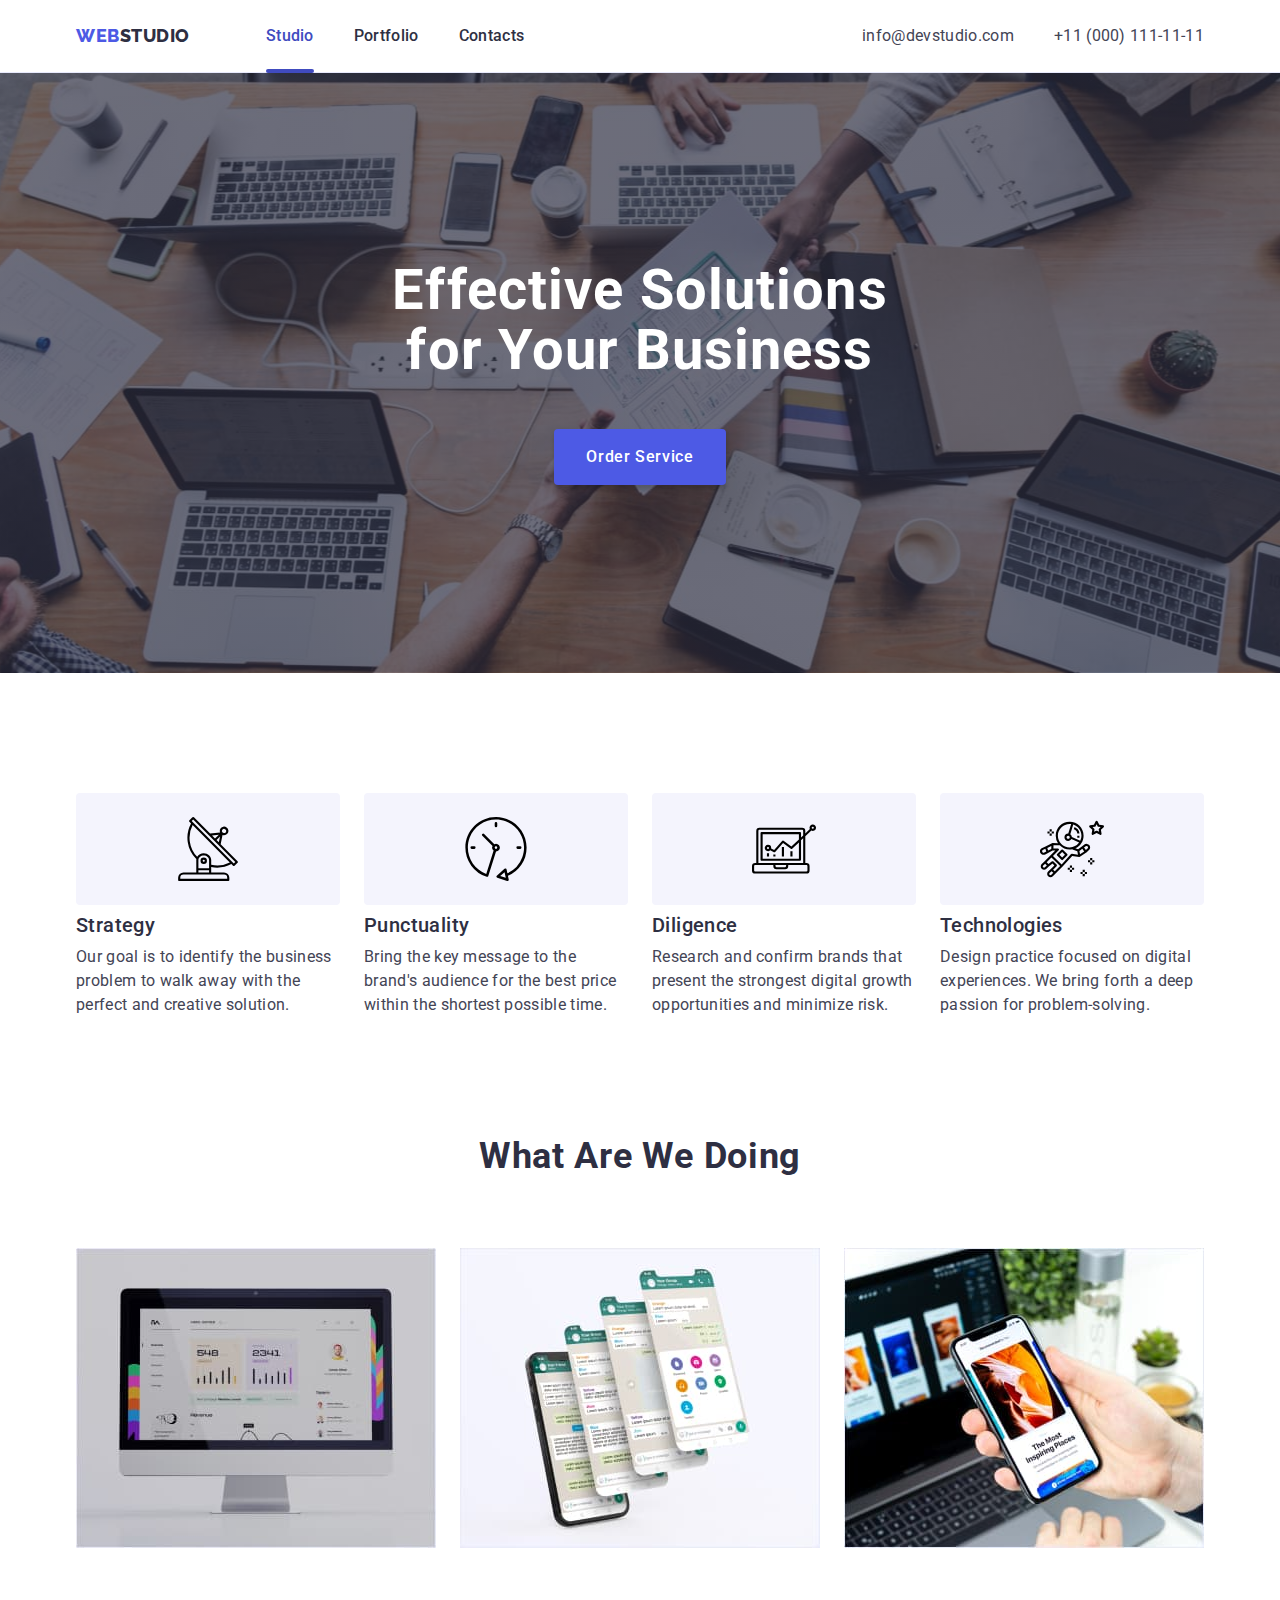
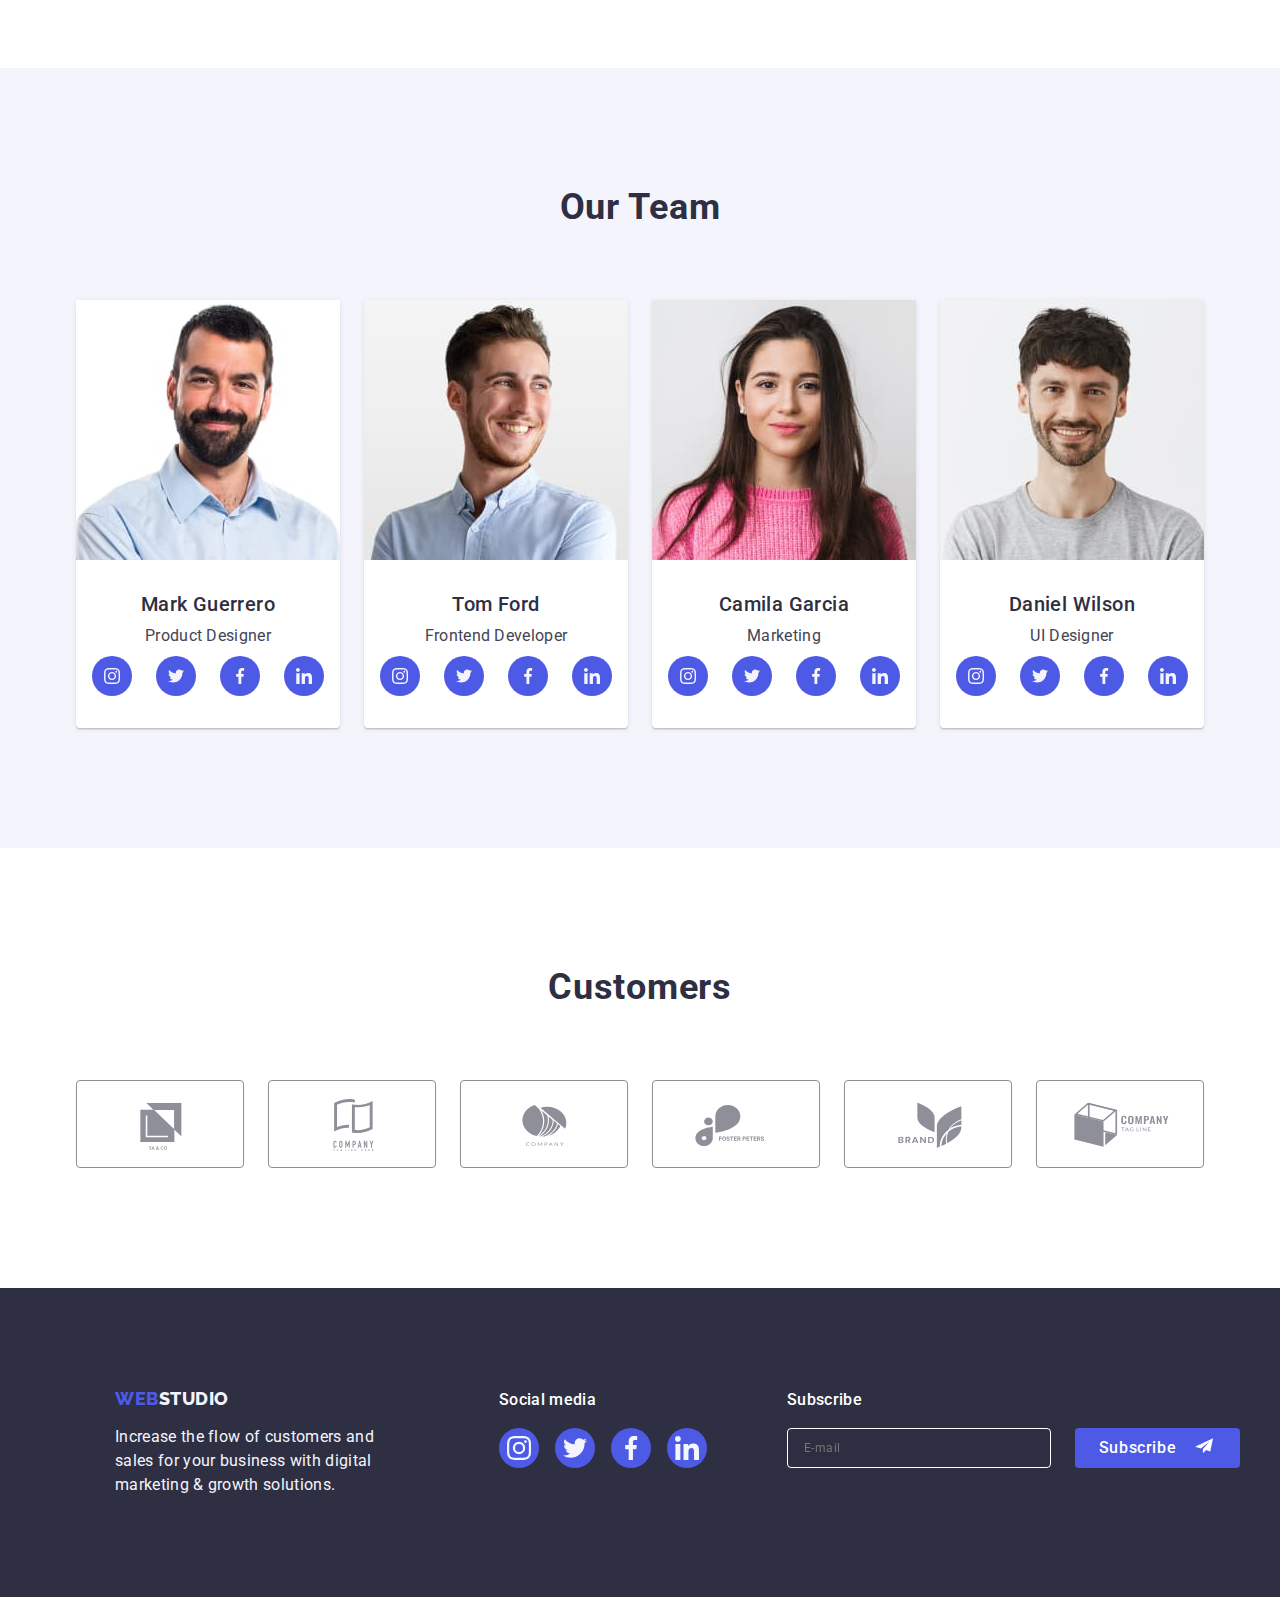
<file: index.html>
<!DOCTYPE html>
<html lang="en">
  <head>
    <meta charset="UTF-8" />
    <meta http-equiv="X-UA-Compatible" content="IE=edge" />
    <meta name="viewport" content="width=device-width, initial-scale=1.0" />
    <title>Web Studio</title>
    <link
      rel="stylesheet"
      href="https://cdn.jsdelivr.net/npm/modern-normalize@1.1.0/modern-normalize.min.css"
    />
    <link rel="preconnect" href="https://fonts.googleapis.com" />
    <link rel="preconnect" href="https://fonts.gstatic.com" crossorigin />
    <link
      href="https://fonts.googleapis.com/css2?family=Raleway:wght@800&family=Roboto:wght@400;500;700;900&display=swap"
      rel="stylesheet"
    />
    <link rel="stylesheet" href="./css/style.css" />
  </head>
  <body>
    <!-- Header -->
    <header class="page-header section">
      <div class="container-header">
        <nav class="nav-page">
          <a class="link-logo link" href="./index.html"
            >Web<span class="logo-chank">Studio</span></a
          >
          <ul class="menu-nav list">
            <li class="list-nav">
              <a class="menu-link link underlining" href="./index.html"
                >Studio</a
              >
            </li>
            <li class="list-nav">
              <a class="menu-link link" href="./portfolio.html">Portfolio</a>
            </li>
            <li class="list-nav">
              <a class="menu-link link" href="">Contacts</a>
            </li>
          </ul>
        </nav>
        <address class="address-header">
          <ul class="menu-address list">
            <li class="list-address">
              <a class="menu-link link" href="mailto:info@devstudio.com"
                >info@devstudio.com</a
              >
            </li>
            <li class="list-address">
              <a class="menu-link link" href="tel:+110001111111"
                >+11 (000) 111-11-11</a
              >
            </li>
          </ul>
        </address>
      </div>
    </header>
    <main>
      <!-- Hero  Section 1-->
      <section class="hero section">
        <div class="container-hero">
          <h1 class="title-page">Effective Solutions for Your Business</h1>
          <button class="button-order" type="button" data-modal-open>
            Order Service
          </button>
        </div>
      </section>
      <!-- Skills Section 2 -->
      <section class="skills section">
        <div class="container-skills">
          <h2 class="hidden" hidden>Skills</h2>
          <ul class="menu-skills list">
            <li class="list-skills">
              <div class="icon-container-skills">
                <svg class="icon-svg-skills" width="64" height="64">
                  <use href="./images/icons.svg#icon-antenna"></use>
                </svg>
              </div>
              <h3 class="title-description">Strategy</h3>
              <p class="description">
                Our goal is to identify the business problem to walk away with
                the perfect and creative solution.
              </p>
            </li>
            <li class="list-skills">
              <div class="icon-container-skills">
                <svg class="icon-svg-skills" width="64" height="64">
                  <use href="./images/icons.svg#icon-clock"></use>
                </svg>
              </div>
              <h3 class="title-description">Punctuality</h3>
              <p class="description">
                Bring the key message to the brand's audience for the best price
                within the shortest possible time.
              </p>
            </li>
            <li class="list-skills">
              <div class="icon-container-skills">
                <svg class="icon-svg-skills" width="64" height="64">
                  <use href="./images/icons.svg#icon-diagram"></use>
                </svg>
              </div>
              <h3 class="title-description">Diligence</h3>
              <p class="description">
                Research and confirm brands that present the strongest digital
                growth opportunities and minimize risk.
              </p>
            </li>
            <li class="list-skills">
              <div class="icon-container-skills">
                <svg class="icon-svg-skills" width="64" height="64">
                  <use href="./images/icons.svg#icon-astronaut"></use>
                </svg>
              </div>
              <h3 class="title-description">Technologies</h3>
              <p class="description">
                Design practice focused on digital experiences. We bring forth a
                deep passion for problem-solving.
              </p>
            </li>
          </ul>
        </div>
      </section>
      <!-- Our Work Section 3 -->
      <section class="our-work section">
        <div class="container-our-work">
          <h2 class="title-section">What are we doing</h2>
          <ul class="menu-our-work list">
            <li class="list-our-work">
              <img
                src="./images/work/img-1.jpg"
                alt="monitor that shows the website"
                width="360"
                height="300"
              />
            </li>
            <li class="list-our-work">
              <img
                src="./images/work/img-2.jpg"
                alt="a mobile phone in which the program is depicted on 4 pages"
                width="360"
                height="300"
              />
            </li>
            <li class="list-our-work">
              <img
                src="./images/work/img-3.jpg"
                alt="mobile phone in hand that transfers photos to the laptop on the table"
                width="360"
                height="300"
              />
            </li>
          </ul>
        </div>
      </section>
      <!-- Our Team Section 4 -->
      <section class="our-team section">
        <div class="container-our-team">
          <h2 class="title-section">Our Team</h2>
          <ul class="menu-our-team list">
            <li class="list-our-team">
              <img
                src="./images/team/mark-guerrero.jpg"
                alt="smiling man"
                width="264"
                height="260"
              />
              <div class="container-description">
                <h3 class="title-description">Mark Guerrero</h3>
                <p class="description">Product Designer</p>
                <ul class="menu-social-svg list">
                  <li class="social-list-items">
                    <a href="" class="social-list-link">
                      <svg class="social-svg-icon" width="16" height="16">
                        <use href="./images/icons.svg#icon-instagram"></use>
                      </svg>
                    </a>
                  </li>
                  <li class="social-list-items">
                    <a href="" class="social-list-link">
                      <svg class="social-svg-icon" width="16" height="16">
                        <use href="./images/icons.svg#icon-twitter"></use>
                      </svg>
                    </a>
                  </li>
                  <li class="social-list-items">
                    <a href="" class="social-list-link">
                      <svg class="social-svg-icon" width="16" height="16">
                        <use href="./images/icons.svg#icon-facebook"></use>
                      </svg>
                    </a>
                  </li>
                  <li class="social-list-items">
                    <a href="" class="social-list-link">
                      <svg class="social-svg-icon" width="16" height="16">
                        <use href="./images/icons.svg#icon-linkedin"></use>
                      </svg>
                    </a>
                  </li>
                </ul>
              </div>
            </li>
            <li class="list-our-team">
              <img
                src="./images/team/tom-ford.jpg"
                alt="smiling man"
                width="264"
                height="260"
              />
              <div class="container-description">
                <h3 class="title-description">Tom Ford</h3>
                <p class="description">Frontend Developer</p>
                <ul class="menu-social-svg list">
                  <li class="social-list-items">
                    <a href="" class="social-list-link">
                      <svg class="social-svg-icon" width="16" height="16">
                        <use href="./images/icons.svg#icon-instagram"></use>
                      </svg>
                    </a>
                  </li>
                  <li class="social-list-items">
                    <a href="" class="social-list-link">
                      <svg class="social-svg-icon" width="16" height="16">
                        <use href="./images/icons.svg#icon-twitter"></use>
                      </svg>
                    </a>
                  </li>
                  <li class="social-list-items">
                    <a href="" class="social-list-link">
                      <svg class="social-svg-icon" width="16" height="16">
                        <use href="./images/icons.svg#icon-facebook"></use>
                      </svg>
                    </a>
                  </li>
                  <li class="social-list-items">
                    <a href="" class="social-list-link">
                      <svg class="social-svg-icon" width="16" height="16">
                        <use href="./images/icons.svg#icon-linkedin"></use>
                      </svg>
                    </a>
                  </li>
                </ul>
              </div>
            </li>
            <li class="list-our-team">
              <img
                src="./images/team/camila-garcia.jpg"
                alt="smiling woman"
                width="264"
                height="260"
              />
              <div class="container-description">
                <h3 class="title-description">Camila Garcia</h3>
                <p class="description">Marketing</p>
                <ul class="menu-social-svg list">
                  <li class="social-list-items">
                    <a href="" class="social-list-link">
                      <svg class="social-svg-icon" width="16" height="16">
                        <use href="./images/icons.svg#icon-instagram"></use>
                      </svg>
                    </a>
                  </li>
                  <li class="social-list-items">
                    <a href="" class="social-list-link">
                      <svg class="social-svg-icon" width="16" height="16">
                        <use href="./images/icons.svg#icon-twitter"></use>
                      </svg>
                    </a>
                  </li>
                  <li class="social-list-items">
                    <a href="" class="social-list-link">
                      <svg class="social-svg-icon" width="16" height="16">
                        <use href="./images/icons.svg#icon-facebook"></use>
                      </svg>
                    </a>
                  </li>
                  <li class="social-list-items">
                    <a href="" class="social-list-link">
                      <svg class="social-svg-icon" width="16" height="16">
                        <use href="./images/icons.svg#icon-linkedin"></use>
                      </svg>
                    </a>
                  </li>
                </ul>
              </div>
            </li>
            <li class="list-our-team">
              <img
                src="./images/team/daniel-wilson.jpg"
                alt="smiling man"
                width="264"
                height="260"
              />
              <div class="container-description">
                <h3 class="title-description">Daniel Wilson</h3>
                <p class="description">UI Designer</p>
                <ul class="menu-social-svg list">
                  <li class="social-list-items">
                    <a href="" class="social-list-link">
                      <svg class="social-svg-icon" width="16" height="16">
                        <use href="./images/icons.svg#icon-instagram"></use>
                      </svg>
                    </a>
                  </li>
                  <li class="social-list-items">
                    <a href="" class="social-list-link">
                      <svg class="social-svg-icon" width="16" height="16">
                        <use href="./images/icons.svg#icon-twitter"></use>
                      </svg>
                    </a>
                  </li>
                  <li class="social-list-items">
                    <a href="" class="social-list-link">
                      <svg class="social-svg-icon" width="16" height="16">
                        <use href="./images/icons.svg#icon-facebook"></use>
                      </svg>
                    </a>
                  </li>
                  <li class="social-list-items">
                    <a href="" class="social-list-link">
                      <svg class="social-svg-icon" width="16" height="16">
                        <use href="./images/icons.svg#icon-linkedin"></use>
                      </svg>
                    </a>
                  </li>
                </ul>
              </div>
            </li>
          </ul>
        </div>
      </section>

      <!-- Customers Section 5 -->
      <section class="customers section">
        <div class="container">
          <h2 class="title-section">Customers</h2>
          <ul class="menu-cust-svg">
            <li class="list-item-cust list">
              <a href="" class="link-logo-cust link">
                <svg class="logo-cust-svg" width="104" height="56">
                  <use href="./images/icons.svg#icon-logo-1"></use>
                </svg>
              </a>
            </li>
            <li class="list-item-cust list">
              <a href="" class="link-logo-cust link">
                <svg class="logo-cust-svg" width="104" height="56">
                  <use href="./images/icons.svg#icon-logo-2"></use>
                </svg>
              </a>
            </li>
            <li class="list-item-cust list">
              <a href="" class="link-logo-cust link">
                <svg class="logo-cust-svg" width="104" height="56">
                  <use href="./images/icons.svg#icon-logo-3"></use>
                </svg>
              </a>
            </li>
            <li class="list-item-cust list">
              <a href="" class="link-logo-cust link">
                <svg class="logo-cust-svg" width="104" height="56">
                  <use href="./images/icons.svg#icon-logo-4"></use>
                </svg>
              </a>
            </li>
            <li class="list-item-cust list">
              <a href="" class="link-logo-cust link">
                <svg class="logo-cust-svg" width="104" height="56">
                  <use href="./images/icons.svg#icon-logo-5"></use>
                </svg>
              </a>
            </li>
            <li class="list-item-cust list">
              <a href="" class="link-logo-cust link">
                <svg class="logo-cust-svg" width="104" height="56">
                  <use href="./images/icons.svg#icon-logo-6"></use>
                </svg>
              </a>
            </li>
          </ul>
        </div>
      </section>
    </main>
    <!-- Footer -->
    <footer class="footer-page section">
      <div class="container-footer">
        <div class="container-foot-logo">
          <a class="link-logo link" href="./index.html"
            >Web<span class="logo-chank">Studio</span></a
          >
          <p class="description">
            Increase the flow of customers and sales for your business with
            digital marketing & growth solutions.
          </p>
        </div>

        <div class="container-foot-svg">
          <p class="desc-foot-svg">Social media</p>
          <ul class="menu-social-svg list">
            <li class="social-list-items">
              <a href="" class="social-list-link">
                <svg class="social-svg-icon" width="24" height="24">
                  <use href="./images/icons.svg#icon-instagram"></use>
                </svg>
              </a>
            </li>
            <li class="social-list-items">
              <a href="" class="social-list-link">
                <svg class="social-svg-icon" width="24" height="24">
                  <use href="./images/icons.svg#icon-twitter"></use>
                </svg>
              </a>
            </li>
            <li class="social-list-items">
              <a href="" class="social-list-link">
                <svg class="social-svg-icon" width="24" height="24">
                  <use href="./images/icons.svg#icon-facebook"></use>
                </svg>
              </a>
            </li>
            <li class="social-list-items">
              <a href="" class="social-list-link">
                <svg class="social-svg-icon" width="24" height="24">
                  <use href="./images/icons.svg#icon-linkedin"></use>
                </svg>
              </a>
            </li>
          </ul>
        </div>

        <div class="container-footer-form-cont">
          <p class="desc-foot-svg">Subscribe</p>
          <form class="cont-form-footer">
            <label class="form-lable-footer" for="mail">
              <input
                class="cont-form-inp-footer"
                type="email"
                name="mail"
                placeholder="E-mail"
                id="mail"
                required
              />
            </label>
            <button type="submit" class="btn-foot-subscr">
              Subscribe
              <svg class="svg-foot-subscr" width="24" height="24">
                <use href="./images/icons.svg#icon-subscribe"></use>
              </svg>
            </button>
          </form>
        </div>
      </div>
    </footer>

    <!-- Backdrop JS -->
    <div class="backdrop is-hidden" data-modal>
      <div class="modal">
        <button class="modal-close-btn" type="button" data-modal-close>
          <svg class="svg-modal-close-btn" width="8" height="8">
            <use href="./images/icons.svg#icon-close-modal"></use>
          </svg>
        </button>

        <p class="desc-title-modal-form">
          Leave your contacts and we will call you back
        </p>

        <form class="contact-form">
          <div class="container-lable">
            <label class="form-label" for="user-name">Name</label>
            <div class="container-input-svg">
              <input
                class="contact-form-input"
                type="text"
                name="user-name"
                id="user-name"
                required
                pattern="[a-zA-Zа-яА-ЯіІїЇґҐєЄʼ]+"
              />
              <svg class="svg-cont-input" width="18" height="24">
                <use href="./images/icons.svg#icon-person"></use>
              </svg>
            </div>
          </div>

          <div class="container-lable">
            <label class="form-label" for="tel">Phone</label>
            <div class="container-input-svg">
              <input
                class="contact-form-input"
                type="tel"
                name="tel"
                id="tel"
                required
                pattern="[0-9]{3}-[0-9]{3}-[0-9]{2}-[0-9]{2}"
                title="xxx-xxx-xx-xx"
              />
              <svg class="svg-cont-input" width="18" height="24">
                <use href="./images/icons.svg#icon-phone"></use>
              </svg>
            </div>
          </div>

          <div class="container-lable">
            <label class="form-label" for="mail">Email</label>
            <div class="container-input-svg">
              <input
                class="contact-form-input"
                type="email"
                name="mail"
                id="mail"
                required
              />
              <svg class="svg-cont-input" width="18" height="24">
                <use href="./images/icons.svg#icon-email"></use>
              </svg>
            </div>
          </div>

          <div class="container-lable-textarea">
            <label class="form-label" for="user-comment">Comment</label>
            <textarea
              class="contact-textarea-form-input"
              name="user-comment"
              id="user-comment"
              placeholder="Text input"
            ></textarea>
          </div>

          <div class="container-chekbox">
            <input
              class="chek-box visually-hidden"
              type="checkbox"
              name="user-privacy"
              id="user-privacy"
              value="true"
            />
            <label class="form-label-chekbox" for="user-privacy">
              <span class="container-checkbox-svg"
                ><svg class="check-icon" width="10" height="8">
                  <use href="./images/icons.svg#icon-check"></use>
                </svg>
              </span>
              I accept the terms and conditions of the
              <a href="" class="accept-link link">Privacy Policy</a>
            </label>
          </div>

          <button type="submit" class="btn-form-submit">Send</button>
        </form>

        <!-- DZ-6 -->
      </div>
    </div>
    <script src="./js/modal.js"></script>
  </body>
</html>
</file>
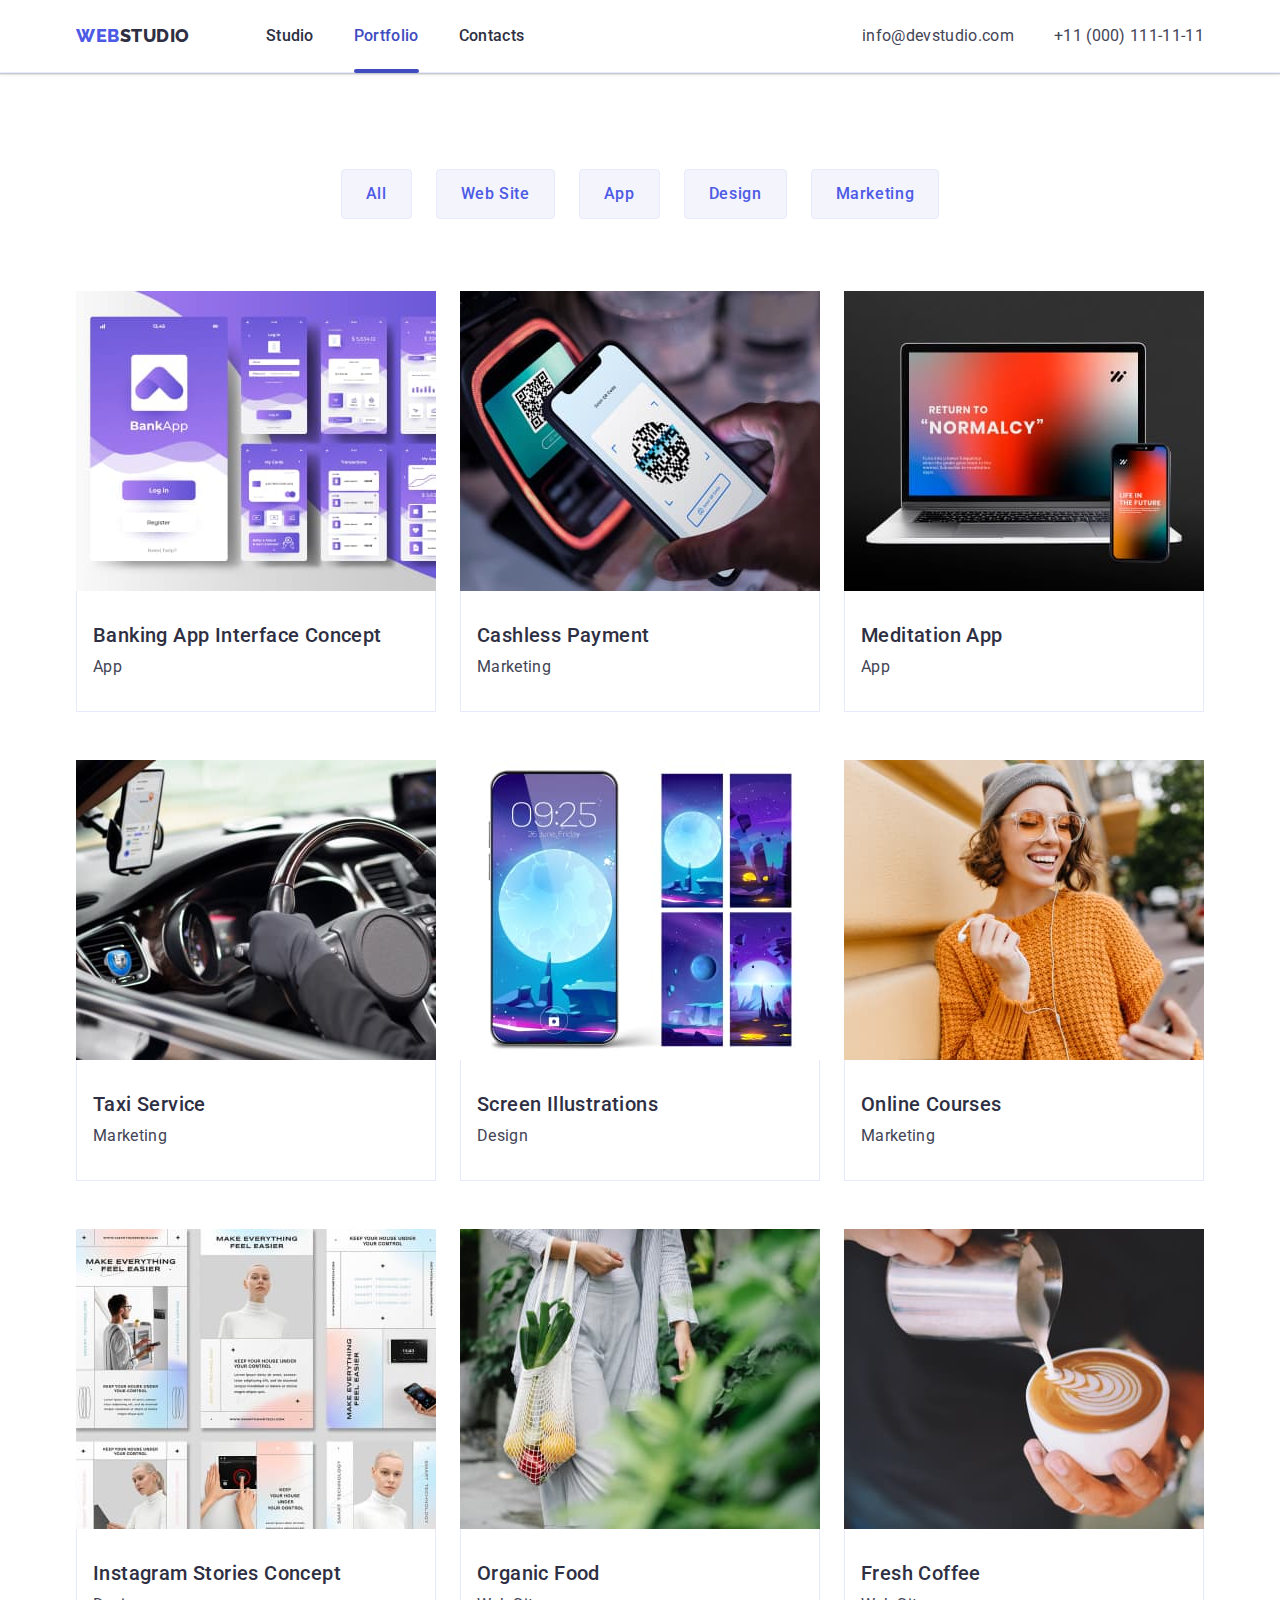
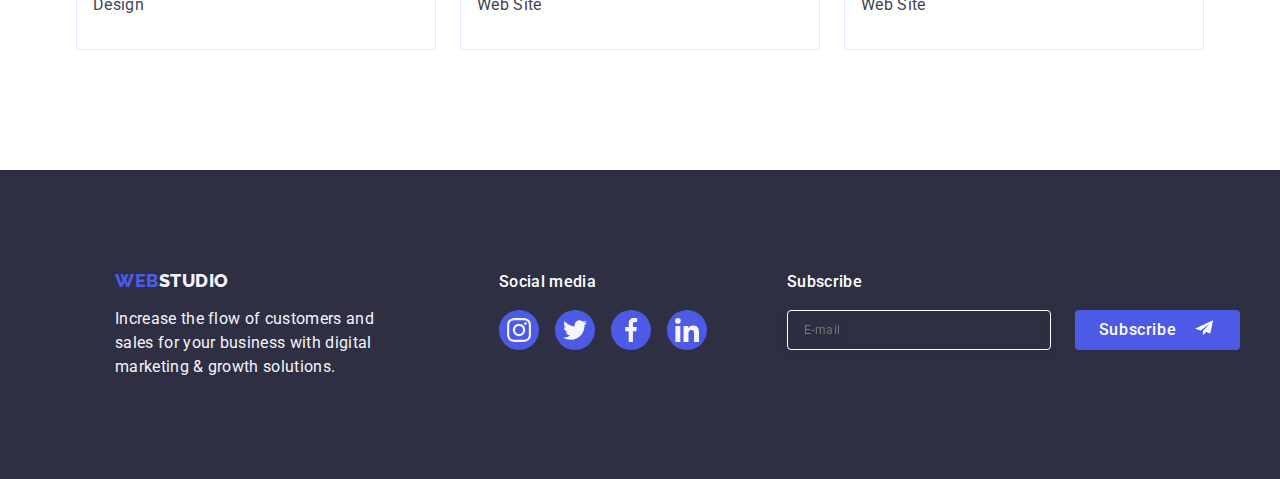
<file: portfolio.html>
<!DOCTYPE html>
<html lang="en">
  <head>
    <meta charset="UTF-8" />
    <meta http-equiv="X-UA-Compatible" content="IE=edge" />
    <meta name="viewport" content="width=device-width, initial-scale=1.0" />
    <title>Portfolio</title>
    <link
      rel="stylesheet"
      href="https://cdn.jsdelivr.net/npm/modern-normalize@1.1.0/modern-normalize.min.css"
    />
    <link rel="preconnect" href="https://fonts.googleapis.com" />
    <link rel="preconnect" href="https://fonts.gstatic.com" crossorigin />
    <link
      href="https://fonts.googleapis.com/css2?family=Raleway:wght@800&family=Roboto:wght@400;500;700;900&display=swap"
      rel="stylesheet"
    />
    <link rel="stylesheet" href="./css/style.css" />
  </head>
  <body>
    <!-- Header -->
    <header class="page-header section">
      <div class="container-header">
        <nav class="nav-page">
          <a class="link-logo link" href="./index.html"
            >Web<span class="logo-chank">Studio</span></a
          >
          <ul class="menu-nav list">
            <li class="menu-item">
              <a class="menu-link link" href="./index.html">Studio</a>
            </li>
            <li class="menu-item">
              <a class="menu-link link underlining" href="./portfolio.html"
                >Portfolio</a
              >
            </li>
            <li class="menu-item">
              <a class="menu-link link" href="">Contacts</a>
            </li>
          </ul>
        </nav>
        <address class="address-header">
          <ul class="menu-address list">
            <li class="menu-item">
              <a class="menu-link link" href="mailto:info@devstudio.com"
                >info@devstudio.com</a
              >
            </li>
            <li class="menu-item">
              <a class="menu-link link" href="tel:+110001111111"
                >+11 (000) 111-11-11</a
              >
            </li>
          </ul>
        </address>
      </div>
    </header>
    <main>
      <!-- Hero -->
      <section class="hero-portfolio section">
        <div class="container-portfolio">
          <h1 class="title-portfolio" hidden>Portfolio Skills</h1>
          <ul class="menu-button list">
            <li class="menu-item">
              <button class="button-filter" type="button">All</button>
            </li>
            <li class="menu-item">
              <button class="button-filter" type="button">Web Site</button>
            </li>
            <li class="menu-item">
              <button class="button-filter" type="button">App</button>
            </li>
            <li class="menu-item">
              <button class="button-filter" type="button">Design</button>
            </li>
            <li class="menu-item">
              <button class="button-filter" type="button">Marketing</button>
            </li>
          </ul>

          <ul class="menu-img-card-portf list">
            <li class="list-img-card-portf">
              <a class="link-img-card-portf link" href="">
                <div class="cont-overlay-card-port">
                  <img
                    src="./images/portfolio/banking-app.jpg"
                    alt="Banking App"
                    width="360"
                    height="300"
                  />
                  <p class="overlay">
                    14 Stylish and User-Friendly App Design Concepts · Task
                    Manager App · Calorie Tracker App · Exotic Fruit Ecommerce
                    App · Cloud Storage App Lorem ipsum dolor sit amet
                    consectetur adipisicing elit. Rerum error neque natus
                    repellendus doloribus unde blanditiis placeat dicta minima
                    odio! Officia ratione officiis, consequuntur id nesciunt
                    reiciendis minus consequatur excepturi?
                  </p>
                </div>
                <div class="container-card">
                  <h2 class="title-description">
                    Banking App Interface Concept
                  </h2>
                  <p class="description">App</p>
                </div>
              </a>
            </li>

            <li class="list-img-card-portf">
              <a class="link-img-card-portf link" href="">
                <div class="cont-overlay-card-port">
                  <img
                    src="./images/portfolio/cashless-payment.jpg"
                    alt="phone that scans Qr code"
                    width="360"
                    height="300"
                  />
                  <p class="overlay">
                    14 Stylish and User-Friendly App Design Concepts · Task
                    Manager App · Calorie Tracker App · Exotic Fruit Ecommerce
                    App · Cloud Storage App Lorem ipsum dolor sit amet
                    consectetur adipisicing elit. Rerum error neque natus
                    repellendus doloribus unde blanditiis placeat dicta minima
                    odio! Officia ratione officiis, consequuntur id nesciunt
                    reiciendis minus consequatur excepturi?
                  </p>
                </div>
                <div class="container-card">
                  <h2 class="title-description">Cashless Payment</h2>
                  <p class="description">Marketing</p>
                </div>
              </a>
            </li>

            <li class="list-img-card-portf">
              <a class="link-img-card-portf link" href="">
                <div class="cont-overlay-card-port">
                  <img
                    src="./images/portfolio/meditation-app.jpg"
                    alt="laptop and phone"
                    width="360"
                    height="300"
                  />
                  <p class="overlay">
                    14 Stylish and User-Friendly App Design Concepts · Task
                    Manager App · Calorie Tracker App · Exotic Fruit Ecommerce
                    App · Cloud Storage App Lorem ipsum dolor sit amet
                    consectetur adipisicing elit. Rerum error neque natus
                    repellendus doloribus unde blanditiis placeat dicta minima
                    odio! Officia ratione officiis, consequuntur id nesciunt
                    reiciendis minus consequatur excepturi?
                  </p>
                </div>
                <div class="container-card">
                  <h2 class="title-description">Meditation App</h2>
                  <p class="description">App</p>
                </div>
              </a>
            </li>

            <li class="list-img-card-portf">
              <a class="link-img-card-portf link" href="">
                <div class="cont-overlay-card-port">
                  <img
                    src="./images/portfolio/taxi-service.jpg"
                    alt="the interior of the car and the hand of a person holding the steering wheel"
                    width="360"
                    height="300"
                  />
                  <p class="overlay">
                    14 Stylish and User-Friendly App Design Concepts · Task
                    Manager App · Calorie Tracker App · Exotic Fruit Ecommerce
                    App · Cloud Storage App Lorem ipsum dolor sit amet
                    consectetur adipisicing elit. Rerum error neque natus
                    repellendus doloribus unde blanditiis placeat dicta minima
                    odio! Officia ratione officiis, consequuntur id nesciunt
                    reiciendis minus consequatur excepturi?
                  </p>
                </div>
                <div class="container-card">
                  <h2 class="title-description">Taxi Service</h2>
                  <p class="description">Marketing</p>
                </div>
              </a>
            </li>

            <li class="list-img-card-portf">
              <a class="link-img-card-portf link" href="">
                <div class="cont-overlay-card-port">
                  <img
                    src="./images/portfolio/screen-illustrations.jpg"
                    alt="Screen Illustrations whith four walpaper"
                    width="360"
                    height="300"
                  />
                  <p class="overlay">
                    14 Stylish and User-Friendly App Design Concepts · Task
                    Manager App · Calorie Tracker App · Exotic Fruit Ecommerce
                    App · Cloud Storage App Lorem ipsum dolor sit amet
                    consectetur adipisicing elit. Rerum error neque natus
                    repellendus doloribus unde blanditiis placeat dicta minima
                    odio! Officia ratione officiis, consequuntur id nesciunt
                    reiciendis minus consequatur excepturi?
                  </p>
                </div>
                <div class="container-card">
                  <h2 class="title-description">Screen Illustrations</h2>
                  <p class="description">Design</p>
                </div>
              </a>
            </li>

            <li class="list-img-card-portf">
              <a class="link-img-card-portf link" href="">
                <div class="cont-overlay-card-port">
                  <img
                    src="./images/portfolio/online-courses.jpg"
                    alt="smiling girl in glasses and with a phone"
                    width="360"
                    height="300"
                  />
                  <p class="overlay">
                    14 Stylish and User-Friendly App Design Concepts · Task
                    Manager App · Calorie Tracker App · Exotic Fruit Ecommerce
                    App · Cloud Storage App Lorem ipsum dolor sit amet
                    consectetur adipisicing elit. Rerum error neque natus
                    repellendus doloribus unde blanditiis placeat dicta minima
                    odio! Officia ratione officiis, consequuntur id nesciunt
                    reiciendis minus consequatur excepturi?
                  </p>
                </div>
                <div class="container-card">
                  <h2 class="title-description">Online Courses</h2>
                  <p class="description">Marketing</p>
                </div>
              </a>
            </li>

            <li class="list-img-card-portf">
              <a class="link-img-card-portf link" href="">
                <div class="cont-overlay-card-port">
                  <img
                    src="./images/portfolio/instagram-stories.jpg"
                    alt="Instagram Stories Concept"
                    width="360"
                    height="300"
                  />
                  <p class="overlay">
                    14 Stylish and User-Friendly App Design Concepts · Task
                    Manager App · Calorie Tracker App · Exotic Fruit Ecommerce
                    App · Cloud Storage App Lorem ipsum dolor sit amet
                    consectetur adipisicing elit. Rerum error neque natus
                    repellendus doloribus unde blanditiis placeat dicta minima
                    odio! Officia ratione officiis, consequuntur id nesciunt
                    reiciendis minus consequatur excepturi?
                  </p>
                </div>
                <div class="container-card">
                  <h2 class="title-description">Instagram Stories Concept</h2>
                  <p class="description">Design</p>
                </div>
              </a>
            </li>

            <li class="list-img-card-portf">
              <a class="link-img-card-portf link" href="">
                <div class="cont-overlay-card-port">
                  <img
                    src="./images/portfolio/organic-food.jpg"
                    alt="a person carrying fruit in a bag"
                    width="360"
                    height="300"
                  />
                  <p class="overlay">
                    14 Stylish and User-Friendly App Design Concepts · Task
                    Manager App · Calorie Tracker App · Exotic Fruit Ecommerce
                    App · Cloud Storage App Lorem ipsum dolor sit amet
                    consectetur adipisicing elit. Rerum error neque natus
                    repellendus doloribus unde blanditiis placeat dicta minima
                    odio! Officia ratione officiis, consequuntur id nesciunt
                    reiciendis minus consequatur excepturi?
                  </p>
                </div>
                <div class="container-card">
                  <h2 class="title-description">Organic Food</h2>
                  <p class="description">Web Site</p>
                </div>
              </a>
            </li>

            <li class="list-img-card-portf">
              <a class="link-img-card-portf link" href="">
                <div class="cont-overlay-card-port">
                  <img
                    src="./images/portfolio/fresh-coffee.jpg"
                    alt="a vessel that pours coffee into a mug"
                    width="360"
                    height="300"
                  />
                  <p class="overlay">
                    14 Stylish and User-Friendly App Design Concepts · Task
                    Manager App · Calorie Tracker App · Exotic Fruit Ecommerce
                    App · Cloud Storage App Lorem ipsum dolor sit amet
                    consectetur adipisicing elit. Rerum error neque natus
                    repellendus doloribus unde blanditiis placeat dicta minima
                    odio! Officia ratione officiis, consequuntur id nesciunt
                    reiciendis minus consequatur excepturi?
                  </p>
                </div>
                <div class="container-card">
                  <h2 class="title-description">Fresh Coffee</h2>
                  <p class="description">Web Site</p>
                </div>
              </a>
            </li>
          </ul>
        </div>
      </section>
    </main>
    <!-- Footer -->
    <footer class="footer-page section">
      <div class="container-footer">
        <div class="container-foot-logo">
          <a class="link-logo link" href="./index.html"
            >Web<span class="logo-chank">Studio</span></a
          >
          <p class="description">
            Increase the flow of customers and sales for your business with
            digital marketing & growth solutions.
          </p>
        </div>

        <div class="container-foot-svg">
          <p class="desc-foot-svg">Social media</p>
          <ul class="menu-social-svg list">
            <li class="social-list-items">
              <a href="" class="social-list-link">
                <svg class="social-svg-icon" width="24" height="24">
                  <use href="./images/icons.svg#icon-instagram"></use>
                </svg>
              </a>
            </li>
            <li class="social-list-items">
              <a href="" class="social-list-link">
                <svg class="social-svg-icon" width="24" height="24">
                  <use href="./images/icons.svg#icon-twitter"></use>
                </svg>
              </a>
            </li>
            <li class="social-list-items">
              <a href="" class="social-list-link">
                <svg class="social-svg-icon" width="24" height="24">
                  <use href="./images/icons.svg#icon-facebook"></use>
                </svg>
              </a>
            </li>
            <li class="social-list-items">
              <a href="" class="social-list-link">
                <svg class="social-svg-icon" width="24" height="24">
                  <use href="./images/icons.svg#icon-linkedin"></use>
                </svg>
              </a>
            </li>
          </ul>
        </div>

        <div class="container-footer-form-cont">
          <p class="desc-foot-svg">Subscribe</p>
          <form class="cont-form-footer">
            <label class="form-lable-footer" for="mail">
              <input
                class="cont-form-inp-footer"
                type="email"
                name="mail"
                placeholder="E-mail"
                id="mail"
                required
              />
            </label>
            <button type="submit" class="btn-foot-subscr">
              Subscribe
              <svg class="svg-foot-subscr" width="24" height="24">
                <use href="./images/icons.svg#icon-subscribe"></use>
              </svg>
            </button>
          </form>
        </div>
      </div>
    </footer>
  </body>
</html>
</file>
<file: css/style.css>
:root {
  --color-logo: #4d5ae5;
  --color-text-head: #434455;
  --color-text-sec: #2e2f42;
  --color-white-light: #f4f4fd;
  --color-text-hover-focus: #404bbf;
  --bg-color-head: #ffffff;
  --color-border: #e7e9fc;
  --color-svg-logo-cust: #8e8f99;
  --color-svg-social-hov: #31d0aa;
  --trans-time-cubic: 250ms cubic-bezier(0.4, 0, 0.2, 1);
}

h1,
h2,
h3,
p {
  margin-top: 0;
  margin-bottom: 0;
}

ul,
ol {
  margin-top: 0;
  margin-bottom: 0;
  padding-left: 0;
}

img {
  display: block;
}

.list {
  list-style: none;
}

.link {
  text-decoration: none;
}

button {
  cursor: pointer;
}

.section {
  max-width: 1440px;
  margin-left: auto;
  margin-right: auto;
}

body {
  font-family: "Roboto", sans-serif;
  font-size: 16px;
  line-height: 1.5;
  letter-spacing: 0.02em;
  color: var(--color-text-head);
  background-color: var(--bg-color-head);
}

/********** Header **********/
.container-header {
  display: flex;
  width: 1158px;
  margin: 0 auto;
  padding: 0 15px;
}

.page-header .menu-link:hover,
.page-header .menu-link:focus {
  color: var(--color-text-hover-focus);
}

.page-header {
  border-bottom: 1px solid var(--color-border);
  box-shadow: 0px 2px 1px rgba(46, 47, 66, 0.08),
    0px 1px 1px rgba(46, 47, 66, 0.16), 0px 1px 6px rgba(46, 47, 66, 0.08);
}

.nav-page {
  display: flex;
  align-items: center;
}

.menu-nav {
  position: relative;
  display: flex;
  gap: 40px;
}

.link-logo {
  font-family: "Raleway", sans-serif;
  font-weight: 800;
  font-size: 18px;
  line-height: 1.17;
  letter-spacing: 0.03em;
  text-transform: uppercase;
  color: var(--color-logo);
  margin-right: 76px;
}

.nav-page .logo-chank {
  color: var(--color-text-sec);
}

.menu-nav .menu-link {
  font-weight: 500;
  color: var(--color-text-sec);
}

.menu-nav .underlining {
  position: relative;
  color: var(--color-text-hover-focus);
}

.underlining::after {
  position: absolute;
  display: block;
  width: 100%;
  content: "";
  left: 0;
  bottom: -1px;
  height: 4px;
  background-color: var(--color-text-hover-focus);
  border-radius: 2px;
}

.page-header .menu-link {
  display: inline-block;
  padding-top: 24px;
  padding-bottom: 24px;
  transition: color var(--trans-time-cubic);
}

.menu-address {
  display: flex;
  gap: 40px;
}

.address-header {
  font-style: normal;
  margin-left: auto;
}

.menu-address .menu-link {
  color: var(--color-text-head);
}

/********** /Header **********/

/* ********** Hero Section 1 ********** */

.hero {
  padding-top: 188px;
  padding-bottom: 188px;
  background-color: var(--color-text-sec);
  background-image: linear-gradient(
      rgba(46, 47, 66, 0.7),
      rgba(46, 47, 66, 0.7)
    ),
    url("../images/bg/bg.jpg");
  background-size: cover;
  background-position: center;
  background-repeat: no-repeat;
}

.title-page {
  margin-bottom: 48px;
  margin-right: auto;
  margin-left: auto;
  font-weight: 700;
  font-size: 56px;
  line-height: 1.07;
  letter-spacing: 0.02em;
  text-align: center;
  max-width: 496px;
  color: var(--bg-color-head);
}

.button-order {
  margin-right: auto;
  margin-left: auto;
  display: block;
  padding: 16px 32px;
  border: none;
  border-radius: 4px;
  font-weight: 500;
  font-size: 16px;
  line-height: 1.5;
  letter-spacing: 0.04em;
  color: var(--bg-color-head);
  background-color: var(--color-logo);
  box-shadow: 0px 4px 4px rgba(0, 0, 0, 0.15);
  transition: background-color var(--trans-time-cubic);
}

.button-order:hover,
.button-order:focus {
  background-color: var(--color-text-hover-focus);
}
/* ********** /Hero  ********** */

/* ********** Skills Section 2 ********** */

.skills {
  padding-top: 120px;
  padding-bottom: 120px;
}

.container-skills {
  display: flex;
  width: 1158px;
  margin: 0 auto;
  padding: 0 15px;
}

/****** SVG - Skills ******/
.icon-container-skills {
  display: flex;
  justify-content: center;
  align-items: center;
  height: 112px;
  margin-bottom: 8px;
  background: var(--color-white-light);
  border-radius: 4px;
}
/****** /SVG - Skills ******/

.menu-skills {
  display: flex;
  column-gap: 24px;
}

.list-skills {
  width: calc((100% - 3 * 24px) / 4);
}

.title-description {
  margin-bottom: 8px;
  font-weight: 500;
  font-size: 20px;
  line-height: 1.2;
  letter-spacing: 0.02em;
  color: var(--color-text-sec);
}
/* ********** /Skills ********** */

/* ********** Our Work Section 3 ********** */

.our-work {
  padding-bottom: 120px;
}

.container-our-work {
  width: 1158px;
  margin: 0 auto;
  padding: 0 15px;
}

.menu-our-work {
  display: flex;
  column-gap: 24px;
}

.list-our-work {
  width: calc((100% - 2 * 24px) / 3);
}

.title-section {
  margin-bottom: 72px;
  font-weight: 700;
  font-size: 36px;
  line-height: 1.1;
  text-align: center;
  letter-spacing: 0.02em;
  text-transform: capitalize;
  color: var(--color-text-sec);
}
/* ********** /Our Work ********** */

/* ********** Our Team Section 4 ********** */

.our-team {
  background-color: var(--color-white-light);
  padding-top: 120px;
  padding-bottom: 120px;
}

.container-our-team {
  width: 1158px;
  margin: 0 auto;
  padding: 0 15px;
}

.menu-our-team {
  display: flex;
  column-gap: 24px;
}

.list-our-team {
  background-color: var(--bg-color-head);
  width: calc((100% - 2 * 24px) / 3);
  border-radius: 0px 0px 4px 4px;
  box-shadow: 0px 1px 6px rgba(46, 47, 66, 0.08),
    0px 1px 1px rgba(46, 47, 66, 0.16), 0px 2px 1px rgba(46, 47, 66, 0.08);
}

.container-description {
  padding: 32px 0;
}

.container-description .title-description {
  text-align: center;
  margin-bottom: 8px;
}

.container-description .description {
  text-align: center;
  margin-bottom: 8px;
}

/****** SVG - Our Team  ******/
.menu-social-svg {
  display: flex;
  justify-content: center;
  gap: 24px;
}

.social-list-items {
  display: flex;
  justify-content: center;
  align-items: center;
  width: 40px;
  height: 40px;
  border-radius: 50%;
}

.social-list-link {
  width: 100%;
  height: 100%;
  background-color: var(--color-logo);
  border-radius: 50%;
  display: flex;
  justify-content: center;
  align-items: center;
  transition: background-color var(--trans-time-cubic);
}

.social-list-link:hover,
.social-list-link:focus {
  background-color: var(--color-text-hover-focus);
}

.social-svg-icon {
  fill: var(--color-white-light);
}
/****** /SVG ******/

/* ********** /Our Team ********** */

/* ********** Customers Section 5 ********** */

.customers {
  padding: 120px 0;
}

.container {
  width: 1158px;
  margin: 0 auto;
  padding: 0 15px;
}

/****** SVG - Custumers ******/
.menu-cust-svg {
  display: flex;
  gap: 24px;
}

.list-item-cust {
  width: calc((100% - 5 * 24px) / 6);
  height: 88px;
}

.link-logo-cust {
  display: flex;
  justify-content: center;
  align-items: center;
  width: 100%;
  height: 100%;
  border-radius: 4px;

  border: 1px solid var(--color-svg-logo-cust);
  color: var(--color-svg-logo-cust);

  transition: border-color var(--trans-time-cubic),
    color var(--trans-time-cubic);
}

.link-logo-cust:hover,
.link-logo-cust:focus {
  border-color: var(--color-text-hover-focus);
  color: var(--color-text-hover-focus);
}

.logo-cust-svg {
  fill: currentColor;
}
/****** /SVG - Custumers ******/

/* ********** /Customers ********** */

/* ********** Footer ********** */
.footer-page {
  padding: 100px;
  background-color: var(--color-text-sec);
}

.container-footer {
  display: flex;
  align-items: baseline;
  width: 1158px;
  margin: 0 auto;
  padding: 0 15px;
}

.footer-page .description {
  max-width: 264px;
  color: var(--color-white-light);
}

.footer-page .logo-chank {
  color: var(--color-white-light);
}

.footer-page .link-logo {
  display: inline-block;
  margin-bottom: 16px;
}

.container-foot-logo {
  margin-right: 120px;
}

.desc-foot-svg {
  font-weight: 500;
  font-size: 1.5;
  line-height: 24px;
  margin-bottom: 16px;
  color: var(--bg-color-head);
}

/****** SVG - Footer ******/

.container-foot-svg {
  margin-right: 80px;
}

.container-foot-svg .menu-social-svg {
  gap: 16px;
}

.container-foot-svg .social-list-link:hover,
.container-foot-svg .social-list-link:focus {
  background-color: var(--color-svg-social-hov);
}
/****** /SVG - Footer ******/

/******  Footer - Form - Subscr ******/

.cont-form-footer {
  display: flex;
}

.form-lable-footer {
  margin-right: 24px;
}

.cont-form-inp-footer {
  width: 264px;
  height: 40px;
  padding-left: 16px;
  font-size: 12px;
  line-height: 1.5;
  letter-spacing: 0.04em;
  color: var(--bg-color-head);
  border: 1px solid var(--bg-color-head);
  filter: drop-shadow(0px 4px 4px rgba(0, 0, 0, 0.15));
  border-radius: 4px;
  background-color: transparent;
}

.btn-foot-subscr {
  display: flex;
  justify-content: center;
  align-items: center;
  text-align: center;
  min-width: 165px;
  height: 40px;

  font-family: "Roboto", sans-serif;
  font-weight: 500;
  font-size: 16px;
  line-height: 1.5;
  letter-spacing: 0.04em;
  color: var(--bg-color-head);
  background-color: var(--color-logo);
  border: none;
  border-radius: 4px;
}

.btn-foot-subscr:hover,
.btn-foot-subscr:focus {
  background-color: var(--color-text-hover-focus);
}

.svg-foot-subscr {
  margin-left: 16px;
  fill: var(--bg-color-head);
}

/******  /Footer - Form - Subscr ******/

/* ********** Hero-Portfolio ********** */

.hero-portfolio {
  padding-top: 96px;
  padding-bottom: 120px;
}

.container-portfolio {
  width: 1158px;
  margin: 0 auto;
  padding: 0 15px;
}

.menu-button {
  display: flex;
  justify-content: center;
  margin-bottom: 72px;
  column-gap: 24px;
}

.button-filter {
  padding: 12px 24px;
  font-weight: 500;
  font-size: 16px;
  line-height: 1.5;
  align-items: center;
  text-align: center;
  letter-spacing: 0.04em;
  color: var(--color-logo);
  background-color: var(--color-white-light);
  border: 1px solid var(--color-border);
  border-radius: 4px;
  transition: color 250ms cubic-bezier(0.4, 0, 0.2, 1),
    background-color 250ms cubic-bezier(0.4, 0, 0.2, 1),
    box-shadow 250ms cubic-bezier(0.4, 0, 0.2, 1),
    border-color var(--trans-time-cubic);
}

.button-filter:hover,
.button-filter:focus {
  color: var(--bg-color-head);
  background: var(--color-text-hover-focus);
  box-shadow: 0px 3px 1px rgba(0, 0, 0, 0.1), 0px 2px 1px rgba(0, 0, 0, 0.08),
    0px 2px 2px rgba(0, 0, 0, 0.12);
  border: 1px solid transparent;
}

.menu-img-card-portf {
  display: flex;
  flex-wrap: wrap;
  column-gap: 24px;
  row-gap: 48px;
}

.link-img-card-portf {
  display: block;
  transition: box-shadow 250ms cubic-bezier(0.4, 0, 0.2, 1);
}

.link-img-card-portf:hover,
.link-img-card-portf:focus {
  box-shadow: 0px 1px 6px rgba(46, 47, 66, 0.08),
    0px 1px 1px rgba(46, 47, 66, 0.16), 0px 2px 1px rgba(46, 47, 66, 0.08);
}

.container-card {
  padding: 32px 16px;
  border: 1px solid var(--color-border);
  border-top: none;
}

.list-img-card-portf:first-child {
  width: calc((100% - 48px) / 3);
}

.title-description {
  margin-bottom: 8px;
}

.menu-img-card-portf .description {
  color: var(--color-text-head);
}

/* ********** /Hero-Portfolio ********** */

/*********** Overlay-Portfolio ***********/

.cont-overlay-card-port {
  position: relative;
  overflow: hidden;
}

.overlay {
  width: 100%;
  height: 100%;
  position: absolute;
  padding: 40px 32px;
  background-color: var(--color-logo);
  color: var(--color-white-light);
  left: 0;
  top: 0;

  overflow: auto;
  transform: translate(0, 100%);
  transition: transform var(--trans-time-cubic);
}

.link-img-card-portf:hover .overlay,
.link-img-card-portf:focus .overlay {
  transform: translateY(0%);
}
/*********** /Overlay-Portfolio ***********/

/*********** Modal-Window ***********/

.backdrop {
  position: fixed;
  z-index: 100;
  top: 0;
  left: 0;
  width: 100%;
  height: 100%;
  background-color: rgba(46, 47, 66, 0.4);
  transition: opacity var(--trans-time-cubic),
    visibility var(--trans-time-cubic);
}

.modal {
  position: absolute;
  top: 50%;
  left: 50%;
  padding: 72px 24px 24px 24px;
  transform: translate(-50%, -50%);
  width: 408px;
  background-color: #fcfcfc;
  box-shadow: 0px 1px 1px rgba(0, 0, 0, 0.14), 0px 1px 3px rgba(0, 0, 0, 0.12),
    0px 2px 1px rgba(0, 0, 0, 0.2);
  border-radius: 4px;
  min-height: 576px;
  transition: transform 250ms cubic-bezier(0.4, 0, 0.2, 1);
}

.modal-close-btn {
  padding: 0;
  position: absolute;
  top: 24px;
  right: 24px;
  display: flex;
  justify-content: center;
  align-items: center;
  width: 24px;
  height: 24px;
  border-radius: 50%;

  background-color: var(--color-border);
  border: 1px solid rgba(0, 0, 0, 0.1);

  transition: background-color var(--trans-time-cubic),
    border var(--trans-time-cubic);
}

.modal-close-btn:hover,
.modal-close-btn:focus {
  background-color: var(--color-text-hover-focus);
  border: none;
}

.svg-modal-close-btn {
  transition: fill var(--trans-time-cubic);
}

.modal-close-btn:hover .svg-modal-close-btn,
.modal-close-btn:focus .svg-modal-close-btn {
  fill: var(--bg-color-head);
}

.backdrop.is-hidden {
  opacity: 0;
  visibility: hidden;
  pointer-events: none;
}

/* ******* DZ-6 ******* */

.desc-title-modal-form {
  display: block;
  font-weight: 500;
  font-size: 16px;
  line-height: 1.5;
  text-align: center;
  letter-spacing: 0.02em;
  margin-bottom: 16px;
  color: var(--color-text-sec);
}

.form-label {
  display: block;
  font-size: 12px;
  line-height: 1.17;
  letter-spacing: 0.04em;
  color: var(--color-svg-logo-cust);
  margin-bottom: 4px;
}

.container-lable {
  margin-bottom: 8px;
}

.contact-form-input {
  width: 100%;
  height: 40px;
  border: 1px solid rgba(46, 47, 66, 0.2);
  background-color: transparent;
  outline: transparent;
  border-radius: 4px;
  padding-left: 38px;

  transition: border-color var(--trans-time-cubic);
}

.contact-form-input:focus {
  border-color: var(--color-logo);
}

.svg-cont-input {
  position: absolute;
  top: 50%;
  left: 16px;
  transform: translateY(-50%);
  transition: fill var(--trans-time-cubic);
}

.contact-form-input:focus + .svg-cont-input {
  fill: var(--color-logo);
}

.container-input-svg {
  display: block;
  position: relative;
}

.container-lable-textarea {
  margin-bottom: 16px;
}

.contact-textarea-form-input {
  width: 100%;
  padding: 8px 16px;
  height: 120px;
  font-size: 12px;
  line-height: 1.17;
  letter-spacing: 0.04em;

  color: rgba(46, 47, 66, 0.4);

  border: 1px solid rgba(46, 47, 66, 0.2);
  background-color: transparent;
  outline: transparent;
  border-radius: 4px;
  resize: none;
  transition: border-color var(--trans-time-cubic);
}

.contact-textarea-form-input:focus {
  border-color: var(--color-logo);
}

.container-chekbox {
  margin-bottom: 24px;
}

.form-label-chekbox {
  font-size: 12px;
  line-height: 1.17;
  letter-spacing: 0.04em;
  color: var(--color-svg-logo-cust);
}

.container-checkbox-svg {
  display: inline-flex;
  align-items: center;
  justify-content: center;
  width: 16px;
  height: 16px;
  border: 1px solid var(--color-text-sec);
  border-radius: 2px;
  fill: transparent;
  cursor: pointer;
}

.chek-box:checked + .form-label-chekbox > .container-checkbox-svg {
  background-color: var(--color-text-hover-focus);
  border: none;
  fill: var(--bg-color-head);
  border-color: var(--color-text-hover-focus);
}

.accept-link {
  color: var(--color-logo);
}

.visually-hidden {
  position: absolute;
  appearance: none;
}

.btn-form-submit {
  display: block;
  min-width: 169px;
  height: 56px;
  margin: 0 auto;
  background: var(--color-logo);
  box-shadow: 0px 4px 4px rgba(0, 0, 0, 0.15);
  border-radius: 4px;
  border: none;

  font-weight: 500;
  line-height: 1.5;
  letter-spacing: 0.04em;
  color: var(--bg-color-head);

  transition: background-color var(--trans-time-cubic);
}

.btn-form-submit:hover,
.btn-form-submit:focus {
  background-color: var(--color-text-hover-focus);
}

/*********** /Modal-Window ***********/
</file>
